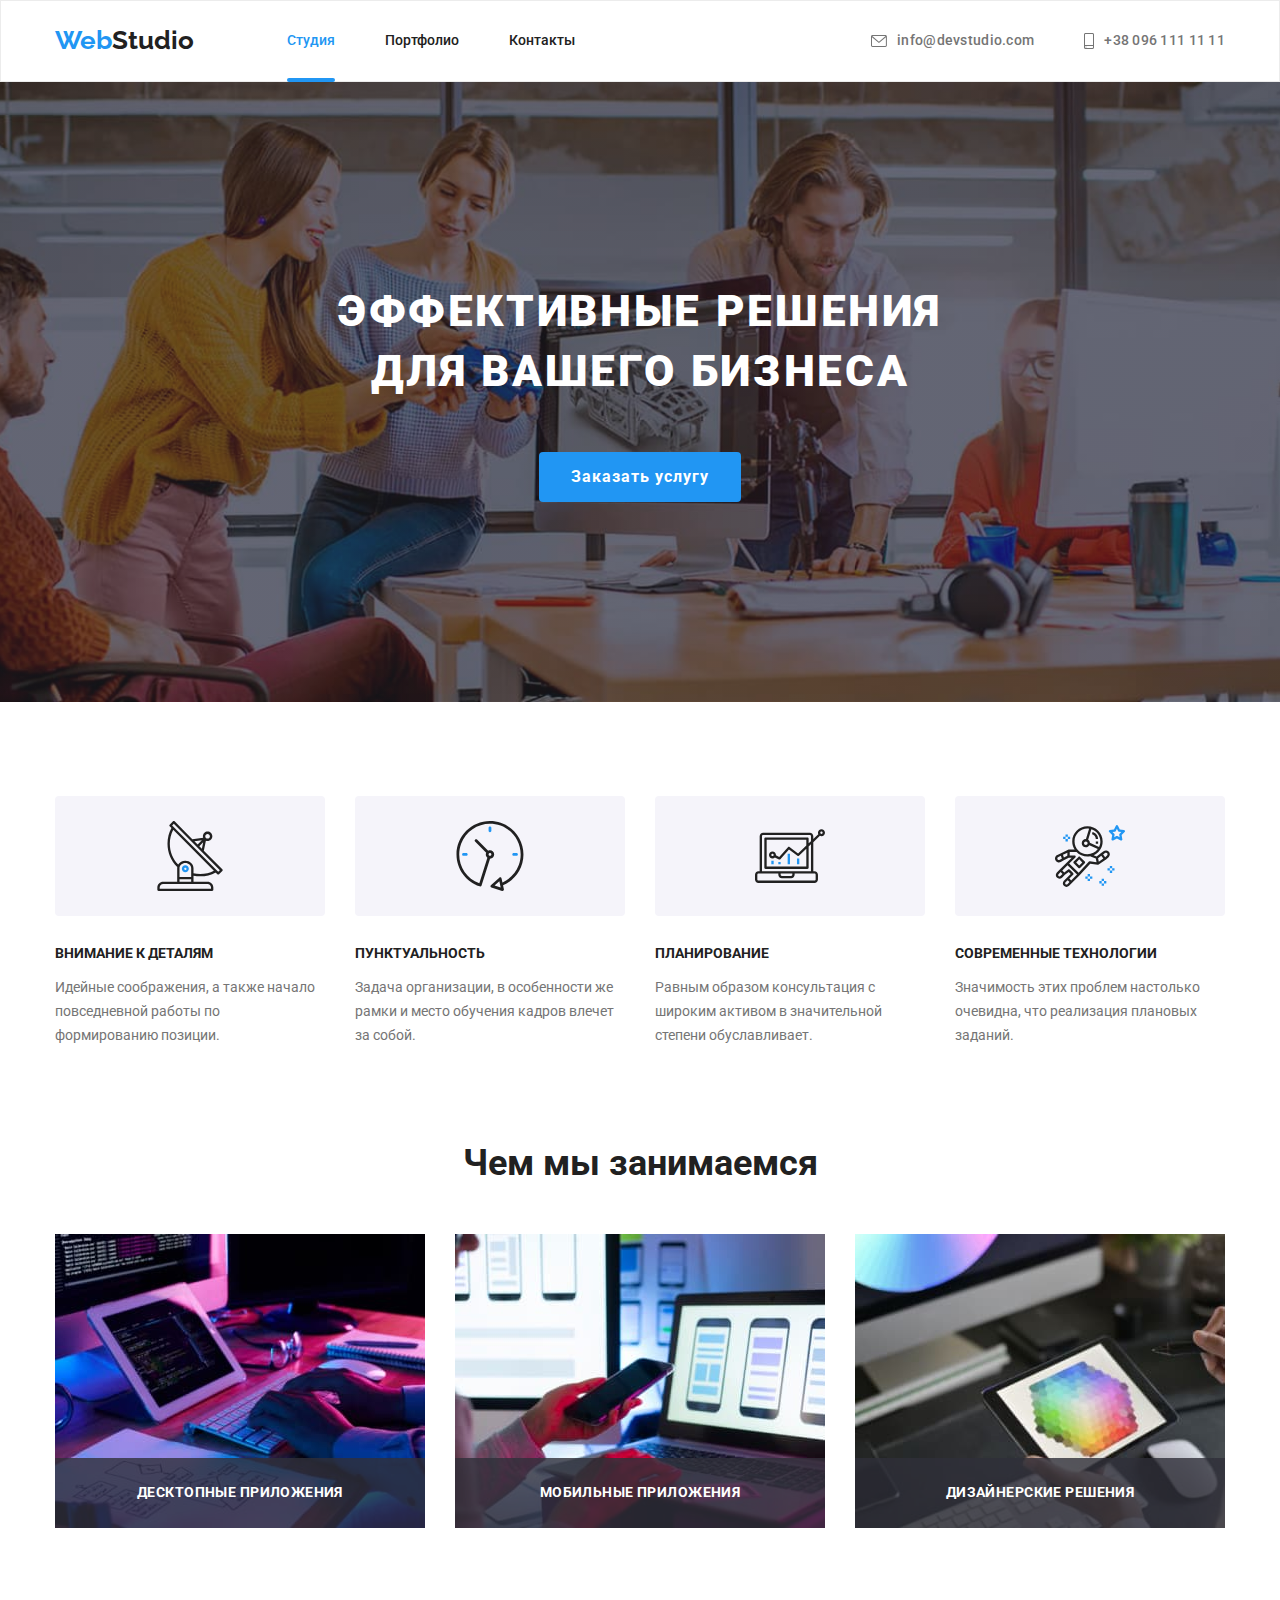
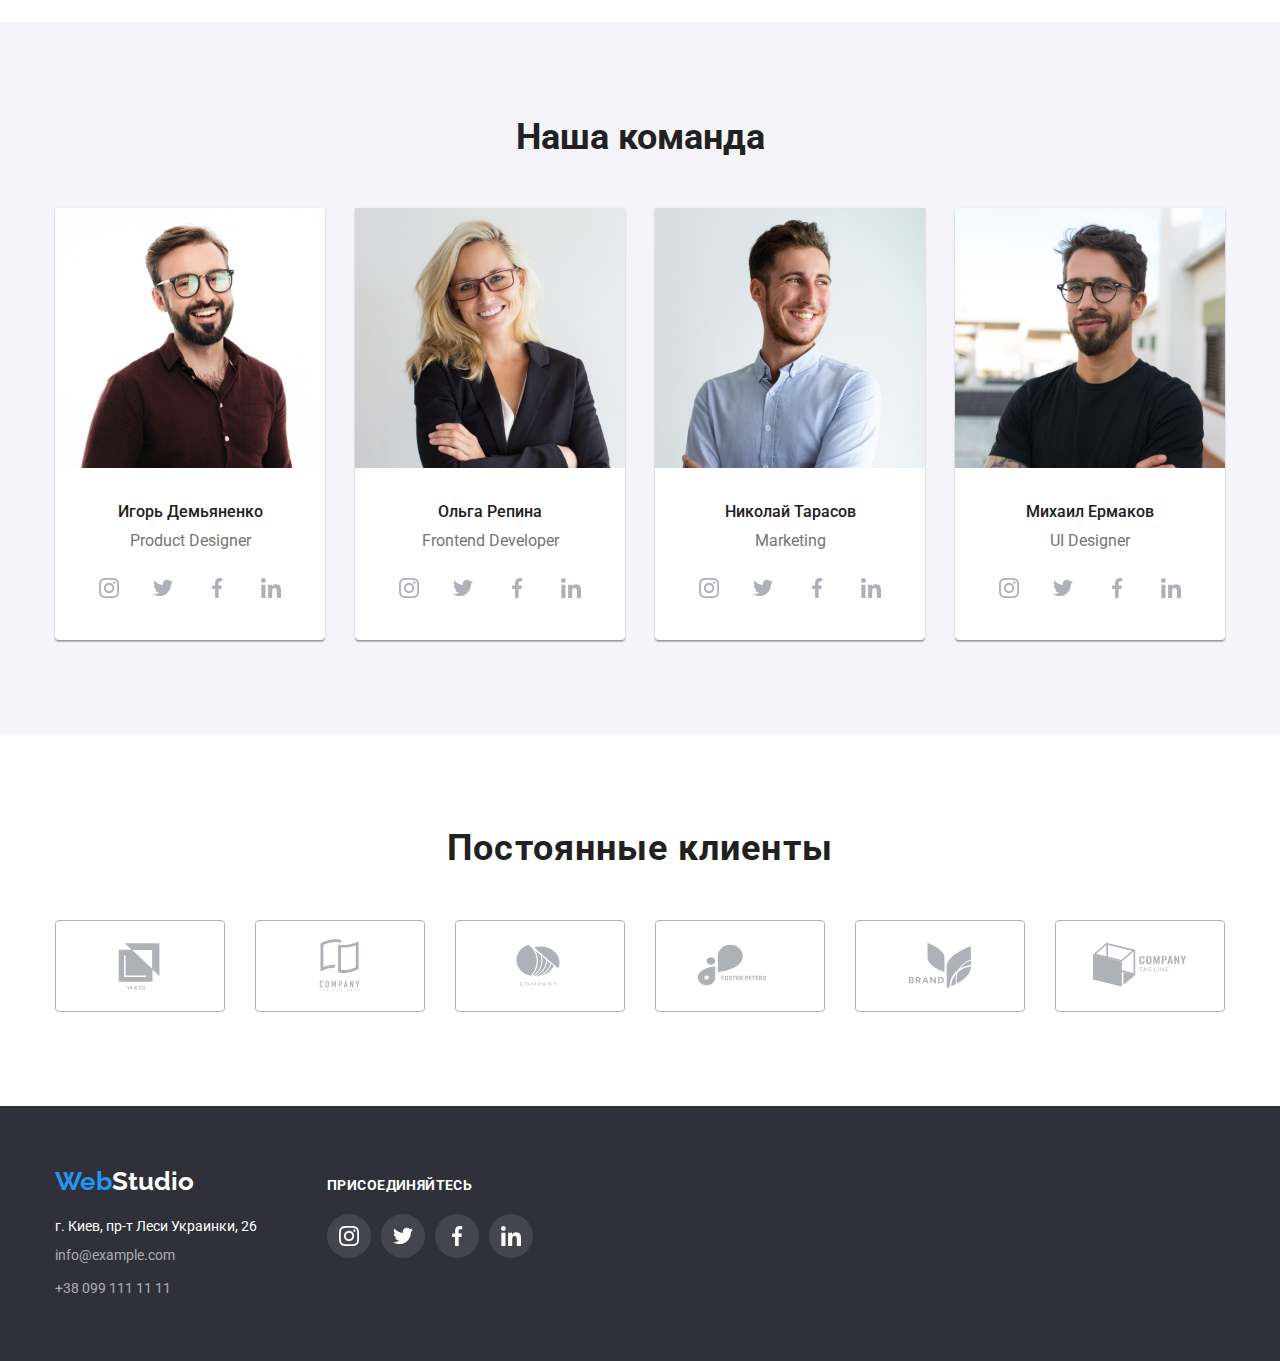
<file: index.html>
<!DOCTYPE html>
<html lang="ru">
	<head>
		<meta charset="UTF-8" />
		<meta http-equiv="X-UA-Compatible" content="IE=edge" />
		<meta name="viewport" content="width=device-width, initial-scale=1.0" />
		<link rel="preconnect" href="https://fonts.googleapis.com" />
		<link rel="preconnect" href="https://fonts.gstatic.com" crossorigin />
		<link
			href="https://fonts.googleapis.com/css2?family=Raleway:wght@700&family=Roboto:wght@400;500;700;900&display=swap"
			rel="stylesheet"
		/>
		<link
			rel="stylesheet"
			href="https://cdnjs.cloudflare.com/ajax/libs/modern-normalize/1.1.0/modern-normalize.min.css"
		/>
		<title>Document</title>
		<link rel="stylesheet" href="./css/styles.css" />
	</head>
	<body class="body">
		<header class="header">
			<div class="container header-total">
				<nav class="header-nav">
					<a class="header-logo" href="/"
						>Web<span class="header-studio">Studio</span></a
					>
					<ul class="header-list list">
						<li class="header-item">
							<a class="header-link current" href="./index.html">Студия</a>
						</li>
						<li class="header-item">
							<a class="header-link" href="./portfolio.html">Портфолио</a>
						</li>
						<li class="header-item">
							<a class="header-link" href="">Контакты</a>
						</li>
					</ul>
				</nav>
				<ul class="header-contact-list list">
					<li class="header-contact-item">
						<a href="mailto:info@devstudio.com" class="header-mail">
							<svg class="icon-mail" width="16" height="12">
								<use href="./images/icons.svg#icon-header-mail"></use>
							</svg>
							info@devstudio.com</a
						>
					</li>
					<li class="header-contact-item">
						<a class="header-tel" href="tel:+380961111111">
							<svg class="icon-tel" width="10" height="16">
								<use href="./images/icons.svg#icon-header-tell"></use>
							</svg>
							+38 096 111 11 11</a
						>
					</li>
				</ul>
			</div>
		</header>
		<main>
			<section class="hero">
				<div class="container">
					<h1 class="hero-headline">Эффективные решения для вашего бизнеса</h1>
					<button data-modal-open class="hero-btn" type="button">
						Заказать услугу
					</button>
				</div>
			</section>
			<section class="promo">
				<div class="container promo-total">
					<ul class="promo-list list">
						<li class="promo-item">
							<div class="promo-icon">
								<svg class="icon-locator" width="70" height="70">
									<use href="./images/icons.svg#icon-promo1"></use>
								</svg>
							</div>
							<h3 class="promo-subject">Внимание к деталям</h3>
							<p class="promo-desc">
								Идейные соображения, а также начало повседневной работы по
								формированию позиции.
							</p>
						</li>
						<li class="promo-item">
							<div class="promo-icon">
								<svg class="icon-clock" width="70" height="70">
									<use href="./images/icons.svg#icon-promo2"></use>
								</svg>
							</div>
							<h3 class="promo-subject">Пунктуальность</h3>
							<p class="promo-desc">
								Задача организации, в особенности же рамки и место обучения
								кадров влечет за собой.
							</p>
						</li>
						<li class="promo-item">
							<div class="promo-icon">
								<svg class="icon-laptop" width="70" height="70">
									<use href="./images/icons.svg#icon-promo3"></use>
								</svg>
							</div>
							<h3 class="promo-subject">Планирование</h3>
							<p class="promo-desc">
								Равным образом консультация с широким активом в значительной
								степени обуславливает.
							</p>
						</li>
						<li class="promo-item">
							<div class="promo-icon">
								<svg class="icon-astronaut" width="70" height="70">
									<use href="./images/icons.svg#icon-promo4"></use>
								</svg>
							</div>
							<h3 class="promo-subject">Современные технологии</h3>
							<p class="promo-desc">
								Значимость этих проблем настолько очевидна, что реализация
								плановых заданий.
							</p>
						</li>
					</ul>
				</div>
			</section>
			<section class="direction-activity">
				<div class="container direction-total">
					<h2 class="direction-activity-titel">Чем мы занимаемся</h2>
					<ul class="direction-activity-list list">
						<li class="direction-activity-item">
							<img
								class="activity-img"
								src="./images/rabota1.jpg"
								alt="Работа1"
								width="370"
							/>
							<p class="description-title">Десктопные приложения</p>
						</li>
						<li class="direction-activity-item">
							<img
								class="activity-img"
								src="./images/rabota2.jpg"
								alt="Работа2"
								width="370"
							/>
							<p class="description-title">Мобильные приложения</p>
						</li>
						<li class="direction-activity-item">
							<img
								class="activity-img"
								src="./images/rabota3.jpg"
								alt="Работа3"
								width="370"
							/>
							<p class="description-title">Дизайнерские решения</p>
						</li>
					</ul>
				</div>
			</section>
			<section class="team">
				<div class="container team-total">
					<h2 class="team-title">Наша команда</h2>
					<ul class="team-list list">
						<li class="team-item">
							<img
								class="images"
								src="./images/team1.jpg"
								alt="Игорь Демьяненко"
								width="270"
							/>
							<div class="team-card">
								<h3 class="team-member">Игорь Демьяненко</h3>
								<p class="team-member-position" lang="en">Product Designer</p>
								<ul class="team-list list">
									<li class="team-icon-item">
										<a href="" class="team-link">
											<svg class="team-insta" width="20" height="20">
												<use
													href="./images/icons.svg#icon-teamcard-instagram"
												></use>
											</svg>
										</a>
									</li>
									<li class="team-icon-item">
										<a href="" class="team-link">
											<svg class="team-twitter" width="20" height="20">
												<use
													href="./images/icons.svg#icon-teamcard-twitter"
												></use>
											</svg>
										</a>
									</li>
									<li class="team-icon-item">
										<a href="" class="team-link">
											<svg class="team-facebook" width="20" height="20">
												<use
													href="./images/icons.svg#icon-teamcard-facebook"
												></use>
											</svg>
										</a>
									</li>
									<li class="team-icon-item">
										<a href="" class="team-link">
											<svg class="team-in" width="20" height="20">
												<use
													href="./images/icons.svg#icon-teamcard-linkedin"
												></use>
											</svg>
										</a>
									</li>
								</ul>
							</div>
						</li>
						<li class="team-item">
							<img
								class="images"
								src="./images/team2.jpg"
								alt="Ольга Репина"
								width="270"
							/>
							<div class="team-card">
								<h3 class="team-member">Ольга Репина</h3>
								<p class="team-member-position" lang="en">Frontend Developer</p>
								<ul class="team-list list">
									<li class="team-icon-item">
										<a href="" class="team-link">
											<svg class="team-insta" width="20" height="20">
												<use
													href="./images/icons.svg#icon-teamcard-instagram"
												></use>
											</svg>
										</a>
									</li>
									<li class="team-icon-item">
										<a href="" class="team-link">
											<svg class="team-twitter" width="20" height="20">
												<use
													href="./images/icons.svg#icon-teamcard-twitter"
												></use>
											</svg>
										</a>
									</li>
									<li class="team-icon-item">
										<a href="" class="team-link">
											<svg class="team-facebook" width="20" height="20">
												<use
													href="./images/icons.svg#icon-teamcard-facebook"
												></use>
											</svg>
										</a>
									</li>
									<li class="team-icon-item">
										<a href="" class="team-link">
											<svg class="team-in" width="20" height="20">
												<use
													href="./images/icons.svg#icon-teamcard-linkedin"
												></use>
											</svg>
										</a>
									</li>
								</ul>
							</div>
						</li>
						<li class="team-item">
							<img
								class="images"
								src="./images/team3.jpg"
								alt="Николай Тарасов"
								width="270"
							/>
							<div class="team-card">
								<h3 class="team-member">Николай Тарасов</h3>
								<p class="team-member-position" lang="en">Marketing</p>
								<ul class="team-list list">
									<li class="team-icon-item">
										<a href="" class="team-link">
											<svg class="team-insta" width="20" height="20">
												<use
													href="./images/icons.svg#icon-teamcard-instagram"
												></use>
											</svg>
										</a>
									</li>
									<li class="team-icon-item">
										<a href="" class="team-link">
											<svg class="team-twitter" width="20" height="20">
												<use
													href="./images/icons.svg#icon-teamcard-twitter"
												></use>
											</svg>
										</a>
									</li>
									<li class="team-icon-item">
										<a href="" class="team-link">
											<svg class="team-facebook" width="20" height="20">
												<use
													href="./images/icons.svg#icon-teamcard-facebook"
												></use>
											</svg>
										</a>
									</li>
									<li class="team-icon-item">
										<a href="" class="team-link">
											<svg class="team-in" width="20" height="20">
												<use
													href="./images/icons.svg#icon-teamcard-linkedin"
												></use>
											</svg>
										</a>
									</li>
								</ul>
							</div>
						</li>
						<li class="team-item">
							<img
								class="images"
								src="./images/team4.jpg"
								alt="Михаил Ермаков"
								width="270"
							/>
							<div class="team-card">
								<h3 class="team-member">Михаил Ермаков</h3>
								<p class="team-member-position" lang="en">UI Designer</p>
								<ul class="team-list list">
									<li class="team-icon-item">
										<a href="" class="team-link">
											<svg class="team-insta" width="20" height="20">
												<use
													href="./images/icons.svg#icon-teamcard-instagram"
												></use>
											</svg>
										</a>
									</li>
									<li class="team-icon-item">
										<a href="" class="team-link">
											<svg class="team-twitter" width="20" height="20">
												<use
													href="./images/icons.svg#icon-teamcard-twitter"
												></use>
											</svg>
										</a>
									</li>
									<li class="team-icon-item">
										<a href="" class="team-link">
											<svg class="team-facebook" width="20" height="20">
												<use
													href="./images/icons.svg#icon-teamcard-facebook"
												></use>
											</svg>
										</a>
									</li>
									<li class="team-icon-item">
										<a href="" class="team-link">
											<svg class="team-in" width="20" height="20">
												<use
													href="./images/icons.svg#icon-teamcard-linkedin"
												></use>
											</svg>
										</a>
									</li>
								</ul>
							</div>
						</li>
					</ul>
				</div>
			</section>
			<section class="client-section">
				<div class="container">
					<h2 class="client-title">Постоянные клиенты</h2>
					<ul class="client-list list">
						<li class="client-item">
							<a href="" class="client-link">
								<svg class="company-one" width="106" height="60">
									<use href="./images/icons.svg#icon-client1"></use>
								</svg>
							</a>
						</li>
						<li class="client-item">
							<a href="" class="client-link">
								<svg class="company-two" width="106" height="60">
									<use href="./images/icons.svg#icon-client2"></use>
								</svg>
							</a>
						</li>
						<li class="client-item">
							<a href="" class="client-link">
								<svg class="company-three" width="106" height="60">
									<use href="./images/icons.svg#icon-client3"></use>
								</svg>
							</a>
						</li>
						<li class="client-item">
							<a href="" class="client-link">
								<svg class="company-four" width="106" height="60">
									<use href="./images/icons.svg#icon-client4"></use>
								</svg>
							</a>
						</li>
						<li class="client-item">
							<a href="" class="client-link">
								<svg class="company-five" width="106" height="60">
									<use href="./images/icons.svg#icon-client5"></use>
								</svg>
							</a>
						</li>
						<li class="client-item">
							<a href="" class="client-link">
								<svg class="company-six" width="106" height="60">
									<use href="./images/icons.svg#icon-client6"></use>
								</svg>
							</a>
						</li>
					</ul>
				</div>
			</section>
		</main>
		<footer class="footer">
			<div class="container add-container">
				<div>
					<a class="footer-logo" href="/"
						>Web<span class="footer-studio">Studio</span></a
					>
					<address class="footer-contact">
						<ul class="footer-contact-list list">
							<li class="footer-contact-item">
								<a class="footer-geolocation" href="">
									г. Киев, пр-т Леси Украинки, 26</a
								>
							</li>
							<li class="footer-contact-item">
								<a class="footer-mail" href="mailto:info@devstudio.com"
									>info@example.com</a
								>
							</li>
							<li class="footer-contact-item">
								<a class="footer-tel" href="tel:+380961111111"
									>+38 099 111 11 11</a
								>
							</li>
						</ul>
					</address>
				</div>
				<div class="footer-div">
					<p class="footer-text">присоединяйтесь</p>
					<ul class="footer-list list">
						<li class="footer-item">
							<a href="" class="footer-link">
								<svg class="footer-instagram" width="20" height="20">
									<use href="./images/icons.svg#icon-footer-instagram"></use>
								</svg>
							</a>
						</li>
						<li class="footer-item">
							<a href="" class="footer-link">
								<svg class="footer-twitter" width="20" height="20">
									<use href="./images/icons.svg#icon-footer-twitter"></use>
								</svg>
							</a>
						</li>
						<li class="footer-item">
							<a href="" class="footer-link">
								<svg class="footer-facebook" width="20" height="20">
									<use href="./images/icons.svg#icon-footer-facebook"></use>
								</svg>
							</a>
						</li>
						<li class="footer-item">
							<a href="" class="footer-link">
								<svg class="footer-in" width="20" height="20">
									<use href="./images/icons.svg#icon-footer-linkedin"></use>
								</svg>
							</a>
						</li>
					</ul>
				</div>
			</div>
		</footer>
		<div class="backdrop is-hidden" data-modal>
			<div class="modal">
				<button type="button" class="modal-close" data-modal-close>
					<svg class="modal-icon" width="11" height="11">
						<use href="./images/icons.svg#icon-modal"></use>
					</svg>
				</button>
			</div>
		</div>

		<script src="./js/modal.js"></script>
	</body>
</html>
</file>
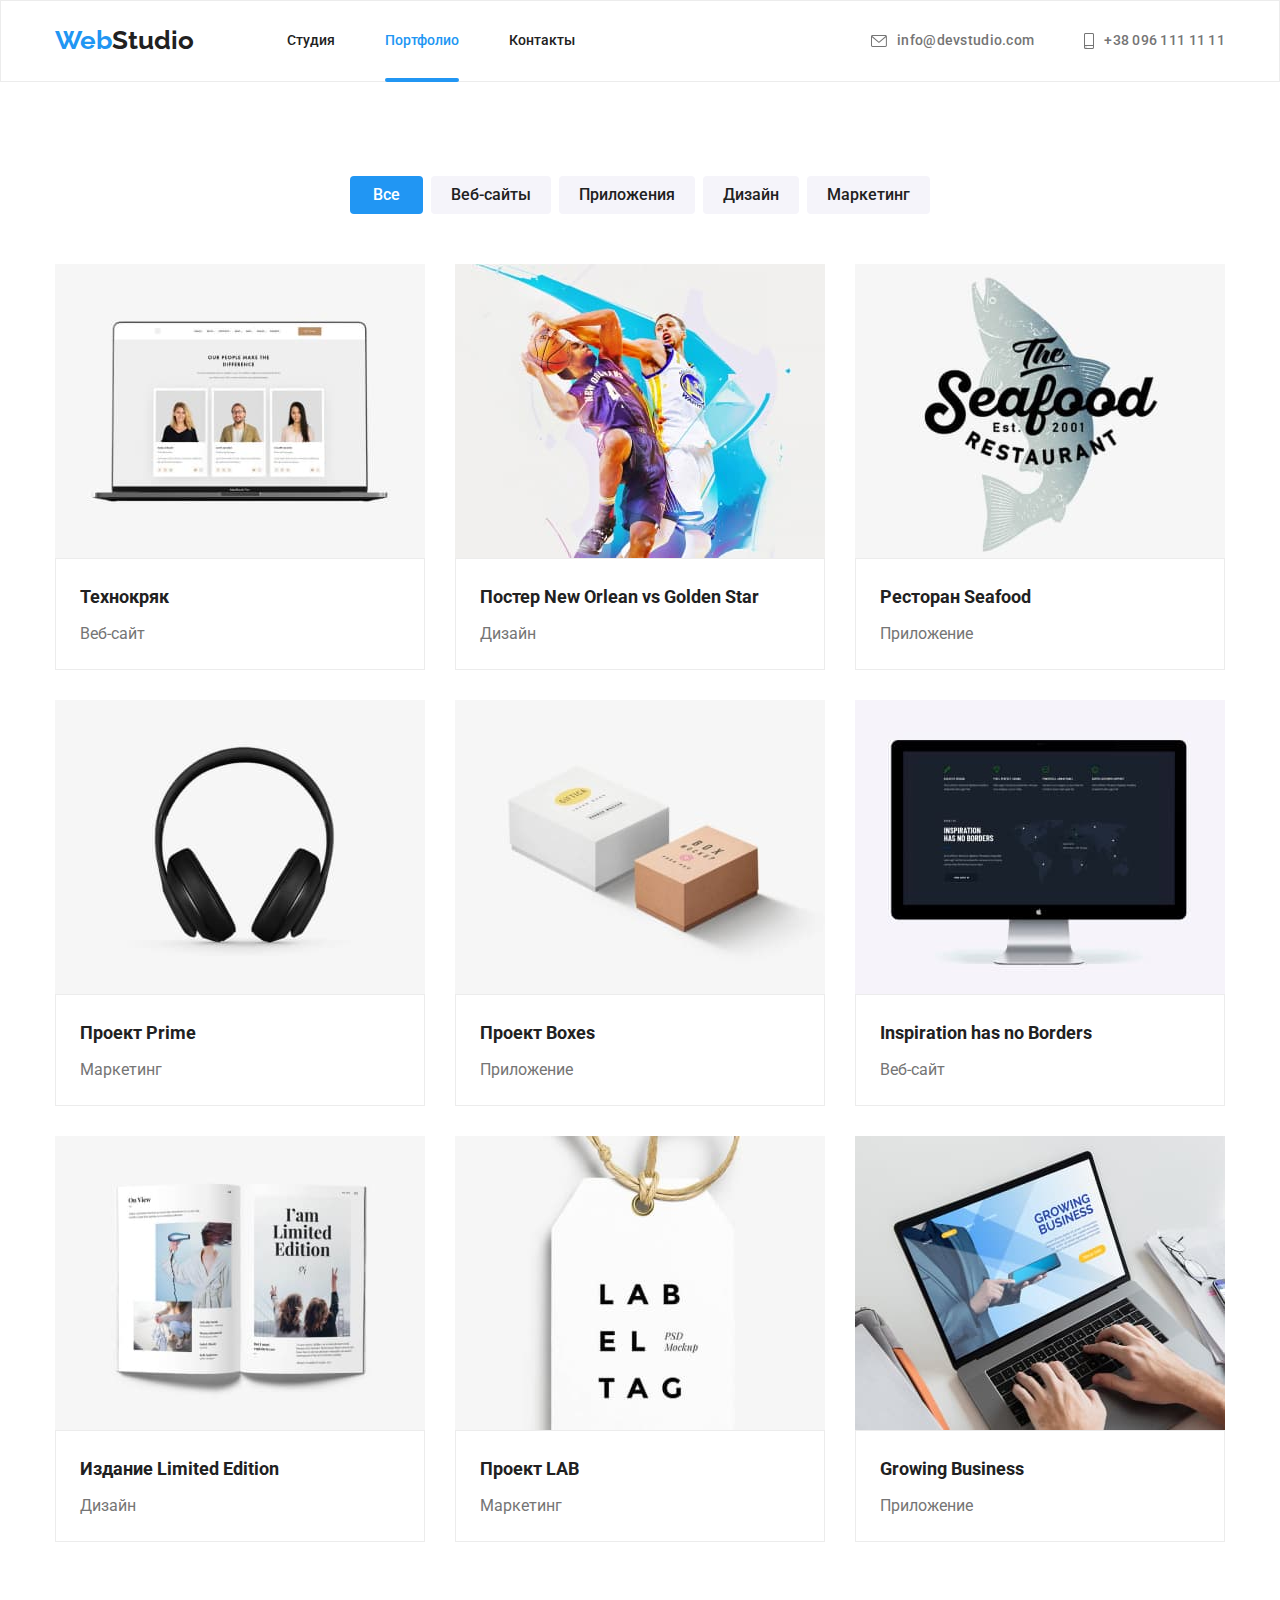
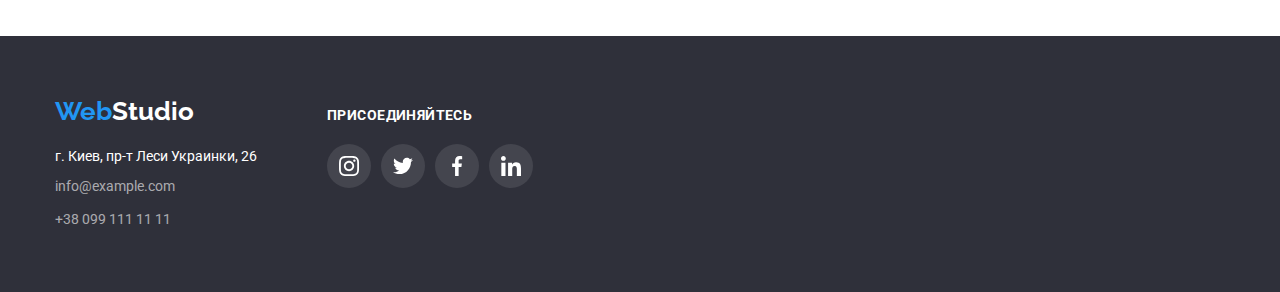
<file: portfolio.html>
<!DOCTYPE html>
<html lang="ru">
	<head>
		<meta charset="UTF-8" />
		<meta http-equiv="X-UA-Compatible" content="IE=edge" />
		<meta name="viewport" content="width=device-width, initial-scale=1.0" />
		<link rel="preconnect" href="https://fonts.googleapis.com" />
		<link rel="preconnect" href="https://fonts.gstatic.com" crossorigin />
		<link
			href="https://fonts.googleapis.com/css2?family=Raleway:wght@700&family=Roboto:wght@400;500;700;900&display=swap"
			rel="stylesheet"
		/>
		<link
			rel="stylesheet"
			href="https://cdnjs.cloudflare.com/ajax/libs/modern-normalize/1.1.0/modern-normalize.min.css"
		/>
		<title>Document</title>
		<link rel="stylesheet" href="./css/styles.css" />
	</head>
	<body>
		<header class="header border">
			<div class="container header-total">
				<nav class="header-nav">
					<a class="header-logo" href="/"
						>Web<span class="header-studio">Studio</span></a
					>
					<ul class="header-list list">
						<li class="header-item">
							<a class="header-link" href="./index.html">Студия</a>
						</li>
						<li class="header-item">
							<a class="header-link current" href="./portfolio.html"
								>Портфолио</a
							>
						</li>
						<li class="header-item">
							<a class="header-link" href="">Контакты</a>
						</li>
					</ul>
				</nav>
				<ul class="header-contact-list list">
					<li class="header-contact-item">
						<a href="mailto:info@devstudio.com" class="header-mail">
							<svg class="icon-mail" width="16" height="12">
								<use href="./images/icons.svg#icon-header-mail"></use>
							</svg>
							info@devstudio.com</a
						>
					</li>
					<li class="header-contact-item">
						<a class="header-tel" href="tel:+380961111111">
							<svg class="icon-tel" width="10" height="16">
								<use href="./images/icons.svg#icon-header-tell"></use>
							</svg>
							+38 096 111 11 11</a
						>
					</li>
				</ul>
			</div>
		</header>
		<main>
			<section class="portfolio-navigation">
				<div class="container">
					<h1 hidden>Portfolio</h1>
					<ul class="portfolio-nav-btn-list list">
						<li class="portfolio-item">
							<button
								type="button"
								class="portfolio-btn-everyone current corol-change"
							>
								Все
							</button>
						</li>
						<li class="portfolio-item">
							<button type="button" class="portfolio-btn-everyone current">
								Веб-сайты
							</button>
						</li>
						<li class="portfolio-item">
							<button type="button" class="portfolio-btn-everyone current">
								Приложения
							</button>
						</li>
						<li class="portfolio-item">
							<button type="button" class="portfolio-btn-everyone current">
								Дизайн
							</button>
						</li>
						<li class="portfolio-item">
							<button type="button" class="portfolio-btn-everyone current">
								Маркетинг
							</button>
						</li>
					</ul>
					<ul class="portfolio-example-list list">
						<li class="portfolio-example-item">
							<div class="portfolio-overflow">
								<img
									class="portfolio-images"
									src="./images/portfolio1.jpg"
									alt="Пример проекта1"
									width="370"
								/>
								<div class="portfolio-overlay">
									<p>
										Ресурс предлагает комплексные предложения с разным уровнем
										функционала и сервисов. Все это позволит посетителю получить
										исчерпывающие сведения о компании или частном лице.
									</p>
								</div>
							</div>
							<div class="portfolio-card">
								<h2 class="portfolio-example-title">Технокряк</h2>
								<p class="portfolio-example-text">Веб-сайт</p>
							</div>
						</li>
						<li class="portfolio-example-item">
							<div class="portfolio-overflow">
								<img
									class="portfolio-images"
									src="./images/portfolio2.jpg"
									alt="Пример проекта2"
									width="370"
								/>
								<div class="portfolio-overlay">
									<p>
										Ресурс предлагает комплексные предложения с разным уровнем
										функционала и сервисов. Все это позволит посетителю получить
										исчерпывающие сведения о компании или частном лице.
									</p>
								</div>
							</div>
							<div class="portfolio-card">
								<h2 class="portfolio-example-title">
									Постер New Orlean vs Golden Star
								</h2>
								<p class="portfolio-example-text">Дизайн</p>
							</div>
						</li>
						<li class="portfolio-example-item">
							<div class="portfolio-overflow">
								<img
									class="portfolio-images"
									src="./images/portfolio3.jpg"
									alt="Пример проекта3"
									width="370"
								/>
								<div class="portfolio-overlay">
									<p>
										Ресурс предлагает комплексные предложения с разным уровнем
										функционала и сервисов. Все это позволит посетителю получить
										исчерпывающие сведения о компании или частном лице.
									</p>
								</div>
							</div>
							<div class="portfolio-card">
								<h2 class="portfolio-example-title">Ресторан Seafood</h2>
								<p class="portfolio-example-text">Приложение</p>
							</div>
						</li>
						<li class="portfolio-example-item">
							<div class="portfolio-overflow">
								<img
									class="portfolio-images"
									src="./images/portfolio4.jpg"
									alt="Пример проекта4"
									width="370"
								/>
								<div class="portfolio-overlay">
									<p>
										Ресурс предлагает комплексные предложения с разным уровнем
										функционала и сервисов. Все это позволит посетителю получить
										исчерпывающие сведения о компании или частном лице.
									</p>
								</div>
							</div>
							<div class="portfolio-card">
								<h2 class="portfolio-example-title">Проект Prime</h2>
								<p class="portfolio-example-text">Маркетинг</p>
							</div>
						</li>
						<li class="portfolio-example-item">
							<div class="portfolio-overflow">
								<img
									class="portfolio-images"
									src="./images/portfolio5.jpg"
									alt="Пример проекта5"
									width="370"
								/>
								<div class="portfolio-overlay">
									<p>
										Ресурс предлагает комплексные предложения с разным уровнем
										функционала и сервисов. Все это позволит посетителю получить
										исчерпывающие сведения о компании или частном лице.
									</p>
								</div>
							</div>
							<div class="portfolio-card">
								<h2 class="portfolio-example-title">Проект Boxes</h2>
								<p class="portfolio-example-text">Приложение</p>
							</div>
						</li>
						<li class="portfolio-example-item">
							<div class="portfolio-overflow">
								<img
									class="portfolio-images"
									src="./images/portfolio6.jpg"
									alt="Пример проекта6"
									width="370"
								/>
								<div class="portfolio-overlay">
									<p>
										Ресурс предлагает комплексные предложения с разным уровнем
										функционала и сервисов. Все это позволит посетителю получить
										исчерпывающие сведения о компании или частном лице.
									</p>
								</div>
							</div>
							<div class="portfolio-card">
								<h2 class="portfolio-example-title" lang="en">
									Inspiration has no Borders
								</h2>
								<p class="portfolio-example-text">Веб-сайт</p>
							</div>
						</li>
						<li class="portfolio-example-item">
							<div class="portfolio-overflow">
								<img
									class="portfolio-images"
									src="./images/portfolio7.jpg"
									alt="Пример проекта7"
									width="370"
								/>
								<div class="portfolio-overlay">
									<p>
										Ресурс предлагает комплексные предложения с разным уровнем
										функционала и сервисов. Все это позволит посетителю получить
										исчерпывающие сведения о компании или частном лице.
									</p>
								</div>
							</div>
							<div class="portfolio-card">
								<h2 class="portfolio-example-title">Издание Limited Edition</h2>
								<p class="portfolio-example-text">Дизайн</p>
							</div>
						</li>
						<li class="portfolio-example-item">
							<div class="portfolio-overflow">
								<img
									class="portfolio-images"
									src="./images/portfolio8.jpg"
									alt="Пример проекта8"
									width="370"
								/>
								<div class="portfolio-overlay">
									<p>
										Ресурс предлагает комплексные предложения с разным уровнем
										функционала и сервисов. Все это позволит посетителю получить
										исчерпывающие сведения о компании или частном лице.
									</p>
								</div>
							</div>
							<div class="portfolio-card">
								<h2 class="portfolio-example-title">Проект LAB</h2>
								<p class="portfolio-example-text">Маркетинг</p>
							</div>
						</li>
						<li class="portfolio-example-item">
							<div class="portfolio-overflow">
								<img
									class="portfolio-images"
									src="./images/portfolio9.jpg"
									alt="Пример проекта9"
									width="370"
								/>
								<div class="portfolio-overlay">
									<p>
										Ресурс предлагает комплексные предложения с разным уровнем
										функционала и сервисов. Все это позволит посетителю получить
										исчерпывающие сведения о компании или частном лице.
									</p>
								</div>
							</div>
							<div class="portfolio-card">
								<h2 class="portfolio-example-title" lang="en">
									Growing Business
								</h2>
								<p class="portfolio-example-text">Приложение</p>
							</div>
						</li>
					</ul>
				</div>
			</section>
		</main>
		<footer class="footer">
			<div class="container add-container">
				<div>
					<a class="footer-logo" href="/"
						>Web<span class="footer-studio">Studio</span></a
					>
					<address class="footer-contact">
						<ul class="footer-contact-list list">
							<li class="footer-contact-item">
								<a class="footer-geolocation" href="">
									г. Киев, пр-т Леси Украинки, 26</a
								>
							</li>
							<li class="footer-contact-item">
								<a class="footer-mail" href="mailto:info@devstudio.com"
									>info@example.com</a
								>
							</li>
							<li class="footer-contact-item">
								<a class="footer-tel" href="tel:+380961111111"
									>+38 099 111 11 11</a
								>
							</li>
						</ul>
					</address>
				</div>
				<div class="footer-div">
					<p class="footer-text">присоединяйтесь</p>
					<ul class="footer-list list">
						<li class="footer-item">
							<a href="" class="footer-link">
								<svg class="footer-instagram" width="20" height="20">
									<use href="./images/icons.svg#icon-footer-instagram"></use>
								</svg>
							</a>
						</li>
						<li class="footer-item">
							<a href="" class="footer-link">
								<svg class="footer-twitter" width="20" height="20">
									<use href="./images/icons.svg#icon-footer-twitter"></use>
								</svg>
							</a>
						</li>
						<li class="footer-item">
							<a href="" class="footer-link">
								<svg class="footer-facebook" width="20" height="20">
									<use href="./images/icons.svg#icon-footer-facebook"></use>
								</svg>
							</a>
						</li>
						<li class="footer-item">
							<a href="" class="footer-link">
								<svg class="footer-in" width="20" height="20">
									<use href="./images/icons.svg#icon-footer-linkedin"></use>
								</svg>
							</a>
						</li>
					</ul>
				</div>
			</div>
		</footer>
	</body>
</html>
</file>
<file: css/styles.css>
:root {
	--primary-text-color: #212121;
	--title-text-color: #757575;
	--accent-color: #2196f3;
	--primary-white-color: #ffffff;
	--hero-foter-accent-color: #2f303a;
}
html {
	box-sizing: border-box;
}
*,
*::before,
*::after {
	box-sizing: inherit;
}
body {
	margin: 0;
	font-family: Roboto, sans-serif;
	background-color: var(--primary-white-color);
	color: var(--primary-text-color);
	letter-sparcing: 0.03em;
}

.container {
	width: 1200px;
	margin-left: auto;
	margin-right: auto;
	padding-left: 15px;
	padding-right: 15px;
}
.list {
	list-style: none;
	padding: 0;
	margin: 0;
}
/*header*/

.header-total,
.header-nav,
.header-list,
.header-contact-list {
	display: flex;
	align-items: center;
}
.header {
	border: 1px solid #ececec;
}
.header-item:not(:last-child) {
	margin-right: 50px;
}
.header-contact-item:not(:last-child) {
	margin-right: 50px;
}
.header-contact-list {
	margin-left: auto;
}

.header-logo {
	display: block;
	margin-right: 93px;
	padding-top: 24px;
	padding-bottom: 25px;

	font-family: Raleway, sans-serif;
	font-weight: bold;
	font-size: 26px;
	line-height: 1.19;
	text-decoration: none;
	color: var(--accent-color);
}
.header-studio {
	color: var(--primary-text-color);
}
.header-link {
	position: relative;
	display: block;
	padding-top: 32px;
	padding-bottom: 32px;

	font-weight: 500;
	font-size: 14px;
	line-height: 1.14;
	color: var(--primary-text-color);
	cursor: pointer;
	text-decoration: none;

	transition-property: color;
	transition-duration: 250ms;
	transition-timing-function: cubic-bezier(0.4, 0, 0.2, 1);
}
.header-link.current::after {
	content: '';
	position: absolute;
	width: 100%;
	height: 4px;
	right: 0;
	bottom: -1px;
	background: var(--accent-color);
	border-radius: 2px;
}

.header-link:hover,
.header-link:focus {
	color: var(--accent-color);
}
.header-link.current {
	color: var(--accent-color);
}

.header-mail:hover,
.header-mail:focus,
.header-tel:hover,
.header-tel:focus {
	color: var(--accent-color);
}
.icon-mail {
	width: 16px;
	height: 12px;
	margin-right: 10px;
	fill: currentColor;
}
.icon-tel {
	width: 10px;
	height: 16px;
	margin-right: 10px;
	fill: currentColor;
}
.header-mail,
.header-tel {
	display: flex;
	align-items: center;
	padding-top: 32px;
	padding-bottom: 32px;
	font-weight: 500;
	font-size: 14px;
	line-height: 1.14;
	color: var(--title-text-color);
	text-decoration: none;
	letter-spacing: 0.02em;

	transition-property: color;
	transition-duration: 250ms;
	transition-timing-function: cubic-bezier(0.4, 0, 0.2, 1);
}

/*hero*/
.hero {
	max-width: 1600px;
	margin-left: auto;
	margin-right: auto;
	padding-top: 200px;
	padding-bottom: 200px;

	background-color: var(--hero-foter-accent-color);
	color: var(--primary-white-color);

	background-image: linear-gradient(
			to right,
			rgba(47, 48, 58, 0.4),
			rgba(47, 48, 58, 0.4)
		),
		url('../images/hero-bgi.jpg');
	background-repeat: no-repeat;
	background-position: center;
	background-size: cover;
}

.hero-headline,
.hero-btn {
	margin-right: auto;
	margin-left: auto;
	display: block;
	align-items: center;
}
.hero-headline {
	margin-top: 0;
	margin-bottom: 50px;

	font-weight: 900;
	font-size: 44px;
	line-height: 1.36;
	text-transform: uppercase;
	text-align: center;
	letter-spacing: 0.06em;
	width: 696px;
}
.hero-btn {
	padding: 10px 32px;

	font-family: Roboto, sans-serif;
	font-weight: bold;
	font-size: 16px;
	letter-spacing: 0.06em;
	line-height: 1.88;

	color: var(--primary-white-color);
	cursor: pointer;
	background-color: var(--accent-color);
	border: none;
	border-radius: 4px;

	transition-property: background-color, color, box-shadow;
	transition-duration: 250ms;
	transition-timing-function: cubic-bezier(0.4, 0, 0.2, 1);
}
.hero-btn:hover,
.hero-btn:focus {
	color: var(--primary-white-color);
	background-color: #188ce8;
	box-shadow: 0px 4px 4px rgba(0, 0, 0, 0.15);
}
.hero-btn:active {
	color: var(--accent-color);
	background-color: var(--primary-white-color);
}
/*main page*/

.promo {
	padding-top: 94px;
	padding-bottom: 94px;
}
.promo-total {
	align-items: center;
}
.promo-list {
	display: flex;
}
.promo-icon {
	display: flex;
	width: 270px;
	height: 120px;
	background-color: #f5f4fa;
	border-radius: 4px;
	margin-bottom: 30px;
	justify-content: center;
	align-items: center;
}
.icon-locator,
.icon-clock,
.icon-laptop,
.icon-astronaut {
	width: 70px;
	height: 70px;
}

.promo-item:not(:last-child) {
	margin-right: 30px;
}
.promo-subject {
	margin-top: 0;
	margin-bottom: 10;

	font-weight: bold;
	font-size: 14px;
	line-height: 1.14;
	text-transform: uppercase;
}
.promo-desc {
	margin-top: 0;
	margin-bottom: 0;
	font-size: 14px;
	line-height: 1.71;
	color: var(--title-text-color);
}

.direction-activity {
	padding-bottom: 94px;
}
.direction-total {
	align-items: center;
}
.direction-activity-list {
	display: flex;
}
.direction-activity-item:not(:last-child) {
	margin-right: 30px;
}

.direction-activity-titel,
.team-title {
	margin-top: 0;
	margin-bottom: 50px;

	font-weight: bold;
	font-size: 36px;
	line-height: 1.17;
	text-align: center;
}

.direction-activity-item {
	position: relative;
}
.activity-img {
	display: block;
	max-width: 100%;
	height: auto;
}
.description-title {
	position: absolute;
	bottom: 0;
	left: 0;

	font-weight: 700;
	font-size: 14px;
	line-height: 1.14;
	text-align: center;
	letter-spacing: 0.03em;
	text-transform: uppercase;
	color: var(--primary-white-color);

	width: 100%;
	background-color: rgba(47, 48, 58, 0.8);
	margin: 0;
	padding: 27px 0;
}

/* team section */
.team {
	padding-top: 94px;
	padding-bottom: 94px;
	background-color: #f5f4fa;
}
.team-total {
	align-items: center;
}
.team-list {
	display: flex;
}
.team-item:not(:last-child) {
	margin-right: 30px;
}
.team-item {
	background-color: var(--primary-white-color);
	box-shadow: 0px 1px 3px rgba(0, 0, 0, 0.12), 0px 1px 1px rgba(0, 0, 0, 0.14),
		0px 2px 1px rgba(0, 0, 0, 0.2);
	border-radius: 0px 0px 4px 4px;
}
.team-card {
	padding: 30px 32px;
}
.team-member {
	margin-top: 0;
	margin-bottom: 10px;

	font-weight: 500;
	font-size: 16px;
	line-height: 1.19;
	text-align: center;
}
.team-member-position {
	margin-top: 0;
	margin-bottom: 16px;

	font-size: 16px;
	line-height: 1.19;
	text-align: center;
	color: var(--title-text-color);
}
.team-icon-item + .team-icon-item {
	margin-left: 10px;
}
.team-link {
	display: flex;
	justify-content: center;
	align-items: center;
	width: 44px;
	height: 44px;
	border-radius: 50%;

	color: #afb1b8;

	transition-property: background-color, color;
	transition-duration: 250ms;
	transition-timing-function: cubic-bezier(0.4, 0, 0.2, 1);
}
.team-link:hover {
	color: var(--primary-white-color);
	background-color: var(--accent-color);
}
.team-insta,
.team-twitter,
.team-facebook,
.team-in {
	width: 20px;
	height: 20px;
	fill: currentColor;
}

/* client section */
.client-section {
	padding-top: 94px;
	padding-bottom: 94px;
}
.client-title {
	margin: 0;
	margin-bottom: 50px;

	font-weight: 700;
	font-size: 36px;
	line-height: 1.16;
	text-align: center;
	letter-spacing: 0.03em;
}
.client-list {
	display: flex;
}

.client-item + .client-item {
	margin-left: 30px;
}

.client-link {
	display: flex;
	justify-content: center;
	align-items: center;
	width: 170px;
	height: 91px;
	color: #afb1b8;

	border: 1px solid #afb1b8;
	border-radius: 4px;
	width: 170px;
	height: 92px;

	transition-property: border-color, color;
	transition-duration: 250ms;
	transition-timing-function: cubic-bezier(0.4, 0, 0.2, 1);
}

.client-link:hover,
.client-link:focus {
	color: var(--accent-color);
	border-color: var(--accent-color);
}

.company-one,
.company-two,
.company-three,
.company-four,
.company-five,
.company-six {
	width: 106px;
	height: 60px;
	fill: currentColor;
}
/*footer*/
.footer {
	background-color: var(--hero-foter-accent-color);
	padding-top: 60px;
	padding-bottom: 60px;
}

.footer-logo {
	display: block;
	margin-bottom: 20px;

	font-family: Raleway, sans-serif;
	font-weight: bold;
	font-size: 26px;
	line-height: 1.19;
	color: var(--accent-color);
	text-decoration: none;
}
.footer-studio {
	color: var(--primary-white-color);
}

.footer-contact-item:not(:last-child) {
	margin-bottom: 9px;
}

.footer-geolocation {
	font-size: 14px;
	line-height: 1.71px;
	color: var(--primary-white-color);
	text-decoration: none;
	font-style: normal;

	transition-property: color;
	transition-duration: 250ms;
	transition-timing-function: cubic-bezier(0.4, 0, 0.2, 1);
}
.footer-mail,
.footer-tel {
	font-size: 14px;
	line-height: 1.71;
	color: rgba(255, 255, 255, 0.6);
	text-decoration: none;
	font-style: normal;

	transition-property: color;
	transition-duration: 250ms;
	transition-timing-function: cubic-bezier(0.4, 0, 0.2, 1);
}

.footer-geolocation:hover,
.footer-geolocation:focus,
.footer-mail:hover,
.footer-mail:focus,
.footer-tel:hover,
.footer-tel:focus {
	color: var(--accent-color);
}

.footer-div {
	margin-left: 70px;
}

.footer-text {
	margin: 0;
	margin-bottom: 20px;
	font-weight: 700;
	font-size: 14px;
	line-height: 1.14;
	letter-spacing: 0.03em;
	text-transform: uppercase;
	color: var(--primary-white-color);
}

.footer-list {
	display: flex;
}

.footer-item + .footer-item {
	margin-left: 10px;
}

.footer-link {
	display: flex;
	justify-content: center;
	align-items: center;
	width: 44px;
	height: 44px;
	border-radius: 50%;

	color: #ffffff;
	background-color: rgba(255, 255, 255, 0.1);

	transition-property: background-color;
	transition-duration: 250ms;
	transition-timing-function: cubic-bezier(0.4, 0, 0.2, 1);
}
.footer-link:hover {
	background-color: var(--accent-color);
}
.footer-instagram,
.footer-twitter,
.footer-facebook,
.footer-in {
	width: 20px;
	height: 20px;
	fill: currentColor;
}
.add-container {
	display: flex;
	align-items: baseline;
}

/* modal section */
.backdrop {
	position: fixed;
	top: 0;
	left: 0;

	width: 100%;
	height: 100%;
	background-color: rgba(0, 0, 0, 0.2);

	transition: opacity 250ms, visibility 250ms;
}

.backdrop.is-hidden {
	opacity: 0;
	pointer-events: none;
	visibility: hidden;
}

.backdrop.is-hidden .modal {
	transform: scale(0.5);
}

.modal {
	position: absolute;
	top: 50%;
	left: 50%;
	transform: translate(-50%, -50%) scale(1);

	width: 530px;
	height: 580px;
	background-color: var(--primary-white-color);
	box-shadow: 0px 1px 3px rgba(0, 0, 0, 0.12), 0px 1px 1px rgba(0, 0, 0, 0.14),
		0px 2px 1px rgba(0, 0, 0, 0.2);
	border-radius: 4px;
}
.modal-close {
	position: absolute;
	top: 8px;
	right: 8px;

	width: 30px;
	height: 30px;
	background-color: transparent;
	border: 1px solid rgba(0, 0, 0, 0.1);
	border-radius: 50%;
	cursor: pointer;

	display: flex;
	justify-content: center;
	align-items: center;
	margin: 0;
	padding: 0;
}
.modal-icon {
	width: 11px;
	height: 11px;
}

/*portfolio*/
.border {
	border-bottom: 1px solid #ececec;
}
.portfolio-navigation {
	padding-top: 94px;
	padding-bottom: 94px;
}
.portfolio-nav-btn-list {
	display: flex;
	margin-bottom: 50px;
	align-items: center;
	justify-content: center;
}
.portfolio-item:not(:last-child) {
	margin-right: 8px;
}
.portfolio-btn-everyone {
	padding: 6px 20px;
	min-width: 73px;

	font-family: Roboto, sans-serif;
	font-weight: 500;
	font-size: 16px;
	line-height: 1.63;
	text-align: center;
	color: var(--primary-text-color);
	cursor: pointer;
	background-color: #f5f4fa;
	border: none;
	border-radius: 4px;

	transition-property: background-color, color, box-shadow;
	transition-duration: 250ms;
	transition-timing-function: cubic-bezier(0.4, 0, 0.2, 1);
}
.portfolio-btn-everyone:hover,
.portfolio-btn-everyone:focus {
	color: var(--primary-white-color);
	background-color: var(--accent-color);
	box-shadow: 0px 3px 1px rgba(0, 0, 0, 0.1), 0px 1px 2px rgba(0, 0, 0, 0.08),
		0px 2px 2px rgba(0, 0, 0, 0.12);
}
.portfolio-btn-everyone:active {
	color: var(--primary-white-color);
}
.corol-change {
	color: var(--primary-white-color);
	background-color: var(--accent-color);
}
.portfolio-example-list {
	display: flex;
	flex-wrap: wrap;
	margin: -15px;
}
.portfolio-example-item {
	margin: 15px;

	transition-property: box-shadow;
	transition-duration: 250ms;
	transition-timing-function: cubic-bezier(0.4, 0, 0.2, 1);
}
.portfolio-example-item:hover {
	box-shadow: 0px 1px 1px rgba(0, 0, 0, 0.12), 0px 4px 4px rgba(0, 0, 0, 0.06),
		1px 4px 6px rgba(0, 0, 0, 0.16);
}
.portfolio-images {
	display: block;
}

.portfolio-card {
	padding: 20px 24px;
	border: 1px solid #ececec;
}
.portfolio-example-title {
	display: block;
	margin: 0 0 4px 0;
	font-weight: bold;
	font-size: 18px;
	line-height: 2;
}
.portfolio-example-text {
	margin: 0;
	font-size: 16px;
	line-height: 1.88;
	color: var(--title-text-color);
}

.portfolio-overflow {
	position: relative;
	overflow: hidden;
}

.portfolio-overlay {
	position: absolute;
	display: flex;
	top: 0;
	left: 0;
	width: 100%;
	height: 100%;
	background-color: rgba(33, 150, 243, 0.9);

	transform: translateY(100%);
	transition: transform 250ms cubic-bezier(0.4, 0, 0.2, 1);
}
.portfolio-overlay > p {
	font-family: Roboto, sans-serif;
	font-style: normal;
	font-weight: 400;
	font-size: 18px;
	line-height: 1.55;
	letter-spacing: 0.03em;
	color: var(--primary-white-color);
	margin: 0;
	padding: 63px 24px;
}

.portfolio-example-item:hover .portfolio-overlay {
	transform: translatey(0);
}
</file>
